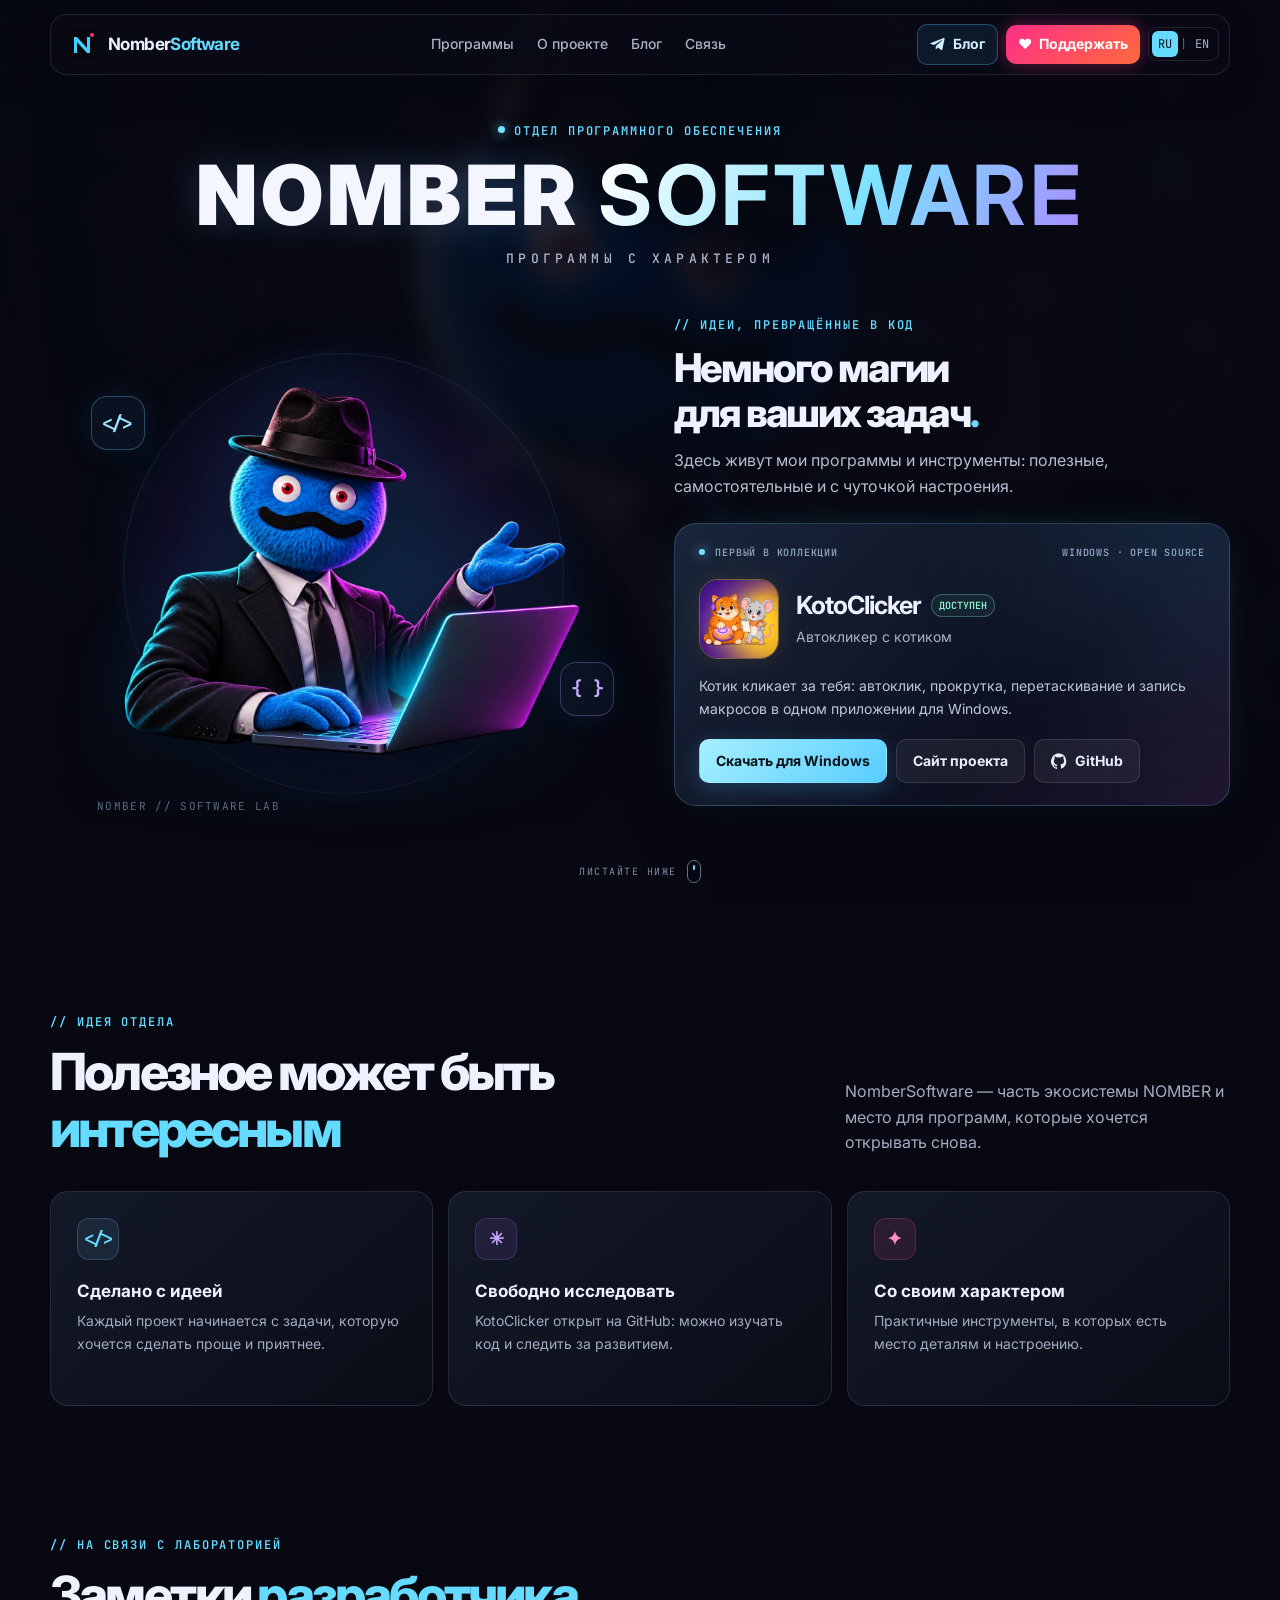
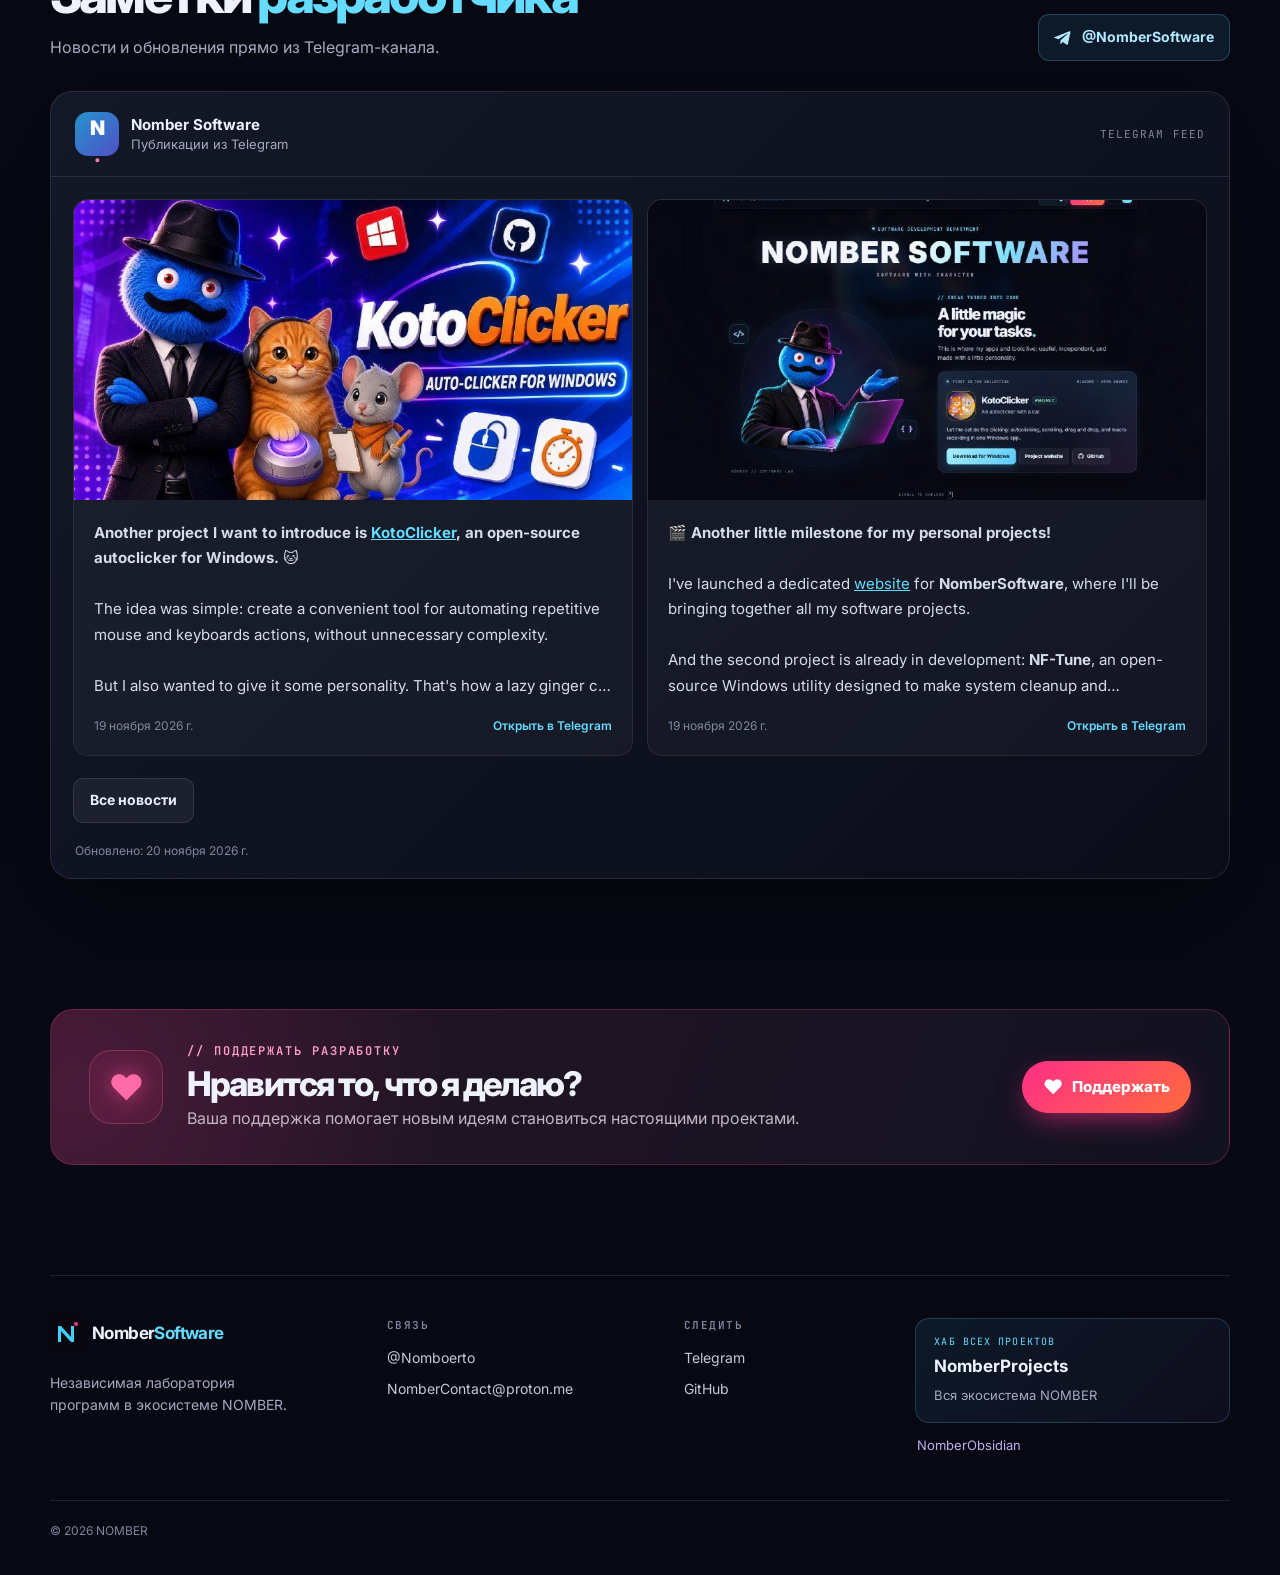
<file: index.html>
<!doctype html>
<html lang="ru">
<head>
  <meta charset="utf-8">
  <meta name="viewport" content="width=device-width, initial-scale=1">
  <title>NomberSoftware — программы с характером</title>
  <meta name="description" content="NomberSoftware — программы и инструменты NOMBER. Знакомьтесь с KotoClicker и следите за новостями разработки.">
  <meta name="theme-color" content="#070811">
  <link rel="canonical" href="https://nombersoftware.github.io/">
  <meta property="og:type" content="website">
  <meta property="og:site_name" content="NomberSoftware">
  <meta property="og:title" content="NomberSoftware — программы с характером">
  <meta property="og:description" content="Программы, инструменты и новости разработки от NOMBER.">
  <meta property="og:url" content="https://nombersoftware.github.io/">
  <meta property="og:image" content="https://nombersoftware.github.io/assets/scene.jpg">
  <meta property="og:locale" content="ru_RU">
  <meta name="twitter:card" content="summary_large_image">
  <link rel="icon" href="assets/favicon.svg" type="image/svg+xml">
  <link rel="preload" href="assets/mascot.webp" as="image">
  <link rel="preconnect" href="https://fonts.googleapis.com">
  <link rel="preconnect" href="https://fonts.gstatic.com" crossorigin>
  <link href="https://fonts.googleapis.com/css2?family=Inter:wght@400;500;600;700;800;900&family=JetBrains+Mono:wght@400;500;600;700&display=swap" rel="stylesheet">
  <link rel="stylesheet" href="assets/style.css?v=blog2">
  <script src="assets/main.js?v=blog2" defer></script>
</head>
<body>
<a class="skip" href="#software" data-i18n="skip">Перейти к программам</a>
<div class="ambient" aria-hidden="true"><div class="ambient-city"></div><div class="ambient-grid"></div></div>
<header class="nav" id="nav">
  <a class="brand" href="#top" aria-label="NomberSoftware — на главную"><img src="assets/favicon.svg" width="32" height="32" alt=""><span>Nomber<b>Software</b></span></a>
  <nav class="nav-links" aria-label="Разделы сайта">
    <a href="#software" data-i18n="nav.software">Программы</a>
    <a href="#about" data-i18n="nav.about">О проекте</a>
    <a href="blog.html" data-i18n="nav.blog">Блог</a>
    <a href="#contact" data-i18n="nav.contact">Связь</a>
  </nav>
  <div class="nav-actions">
    <a class="nav-blog" href="blog.html" aria-label="Блог NomberSoftware"><svg viewBox="0 0 24 24" aria-hidden="true"><path d="M21.9 4.3 18.6 20c-.2 1.1-.9 1.4-1.8.9l-5-3.7-2.4 2.3c-.3.3-.5.5-1 .5l.4-5.1 9.2-8.3c.4-.4-.1-.6-.6-.2L6 13.6l-4.9-1.5c-1.1-.3-1.1-1 .2-1.6L20.5 3c.9-.3 1.7.2 1.4 1.3z"/></svg><span data-i18n="nav.blog">Блог</span></a>
    <a class="nav-donate" href="https://donatre.github.io/" target="_blank" rel="noopener noreferrer">♥ <span data-i18n="donate">Поддержать</span></a>
    <div class="lang" role="group" aria-label="Язык / Language"><button type="button" data-lang="ru" aria-pressed="true">RU</button><i aria-hidden="true">|</i><button type="button" data-lang="en" aria-pressed="false">EN</button></div>
  </div>
</header>

<main id="top">
  <section class="hero wrap" aria-labelledby="hero-title">
    <div class="hero-heading">
      <p class="eyebrow"><span class="signal"></span><span data-i18n="hero.eyebrow">ОТДЕЛ ПРОГРАММНОГО ОБЕСПЕЧЕНИЯ</span></p>
      <h1 id="hero-title"><span>NOMBER</span><b>SOFTWARE</b></h1>
      <p class="hero-sub" data-i18n="hero.sub">ПРОГРАММЫ С ХАРАКТЕРОМ</p>
    </div>
    <div class="hero-stage" id="software">
      <div class="mascot-zone">
        <div class="orb orb-one" aria-hidden="true"></div><div class="orb orb-two" aria-hidden="true"></div>
        <div class="code-float code-one" aria-hidden="true">&lt;/&gt;</div><div class="code-float code-two" aria-hidden="true">{ }</div>
        <img class="mascot" src="assets/mascot.webp" alt="Персонаж NOMBER: синий пушистый разработчик в чёрной шляпе и костюме" width="1536" height="1024">
        <span class="mascot-label" aria-hidden="true">NOMBER // SOFTWARE LAB</span>
      </div>
      <div class="hero-content">
        <div class="intro">
          <p class="eyebrow" data-i18n="intro.eyebrow">// ИДЕИ, ПРЕВРАЩЁННЫЕ В КОД</p>
          <h2 data-i18n="intro.title">Немного магии<br>для ваших задач<span class="accent">.</span></h2>
          <p data-i18n="intro.text">Здесь живут мои программы и инструменты: полезные, самостоятельные и с чуточкой настроения.</p>
        </div>
        <article class="product-card">
          <div class="product-topline"><span><span class="tiny-dot"></span> <span data-i18n="product.label">ПЕРВЫЙ В КОЛЛЕКЦИИ</span></span><span>WINDOWS · OPEN SOURCE</span></div>
          <div class="product-main">
            <img class="product-icon" src="assets/kotoclicker-original.webp" alt="Котик и мышка — герои KotoClicker" width="512" height="512">
            <div class="product-title"><div class="product-title-row"><h3>KotoClicker</h3><span class="product-status" data-i18n="product.status">ДОСТУПЕН</span></div><p data-i18n="product.tag">Автокликер с котиком</p></div>
          </div>
          <p class="product-description" data-i18n="product.desc">Котик кликает за тебя: автоклик, прокрутка, перетаскивание и запись макросов в одном приложении для Windows.</p>
          <div class="product-actions">
            <a class="button button-cyan" href="https://github.com/NOMBER/KotoClicker/releases/latest" target="_blank" rel="noopener noreferrer" data-i18n="product.download">Скачать для Windows</a>
            <a class="button button-glass" href="https://kotoclick.github.io/" target="_blank" rel="noopener noreferrer" data-i18n="product.website">Сайт проекта</a>
            <a class="button button-glass" href="https://github.com/NOMBER/KotoClicker" target="_blank" rel="noopener noreferrer"><svg viewBox="0 0 24 24" aria-hidden="true"><path d="M12 .5a12 12 0 0 0-3.8 23.4c.6.1.8-.3.8-.6v-2c-3.3.7-4-1.6-4-1.6-.6-1.4-1.4-1.8-1.4-1.8-1-.7.1-.7.1-.7 1.2.1 1.8 1.2 1.8 1.2 1 1.8 2.8 1.3 3.5 1 .1-.8.4-1.3.8-1.6-2.7-.3-5.5-1.3-5.5-6 0-1.3.5-2.4 1.2-3.2-.1-.3-.5-1.5.1-3.2 0 0 1-.3 3.3 1.2a11.5 11.5 0 0 1 6 0C17.3 4.6 18.3 5 18.3 5c.7 1.7.3 2.9.1 3.2.8.8 1.2 1.9 1.2 3.2 0 4.6-2.8 5.6-5.5 5.9.4.4.8 1.1.8 2.2v3.3c0 .3.2.7.8.6A12 12 0 0 0 12 .5z"/></svg> GitHub</a>
          </div>
        </article>
      </div>
    </div>
    <a class="explore" href="#about"><span data-i18n="hero.more">ЛИСТАЙТЕ НИЖЕ</span><span class="mouse" aria-hidden="true"></span></a>
  </section>

  <section class="section wrap" id="about" aria-labelledby="about-title">
    <div class="section-heading"><div><p class="eyebrow" data-i18n="about.eyebrow">// ИДЕЯ ОТДЕЛА</p><h2 id="about-title" data-i18n="about.title">Полезное может быть<br><em>интересным</em></h2></div><p class="heading-note" data-i18n="about.note">NomberSoftware — часть экосистемы NOMBER и место для программ, которые хочется открывать снова.</p></div>
    <div class="values">
      <article class="value"><span class="value-icon">&lt;/&gt;</span><h3 data-i18n="value.one.title">Сделано с идеей</h3><p data-i18n="value.one.text">Каждый проект начинается с задачи, которую хочется сделать проще и приятнее.</p></article>
      <article class="value"><span class="value-icon">✳</span><h3 data-i18n="value.two.title">Свободно исследовать</h3><p data-i18n="value.two.text">KotoClicker открыт на GitHub: можно изучать код и следить за развитием.</p></article>
      <article class="value"><span class="value-icon">✦</span><h3 data-i18n="value.three.title">Со своим характером</h3><p data-i18n="value.three.text">Практичные инструменты, в которых есть место деталям и настроению.</p></article>
    </div>
  </section>

  <section class="section wrap blog-section" id="blog" aria-labelledby="blog-title">
    <div class="section-heading blog-heading"><div><p class="eyebrow" data-i18n="blog.eyebrow">// НА СВЯЗИ С ЛАБОРАТОРИЕЙ</p><h2 id="blog-title" data-i18n="blog.title">Заметки <em>разработчика</em></h2><p class="blog-lede" data-i18n="blog.lede">Новости и обновления прямо из Telegram-канала.</p></div><a class="telegram-link" href="https://t.me/NomberSoftware" target="_blank" rel="noopener noreferrer"><svg viewBox="0 0 24 24" aria-hidden="true"><path d="M21.9 4.3 18.6 20c-.2 1.1-.9 1.4-1.8.9l-5-3.7-2.4 2.3c-.3.3-.5.5-1 .5l.4-5.1 9.2-8.3c.4-.4-.1-.6-.6-.2L6 13.6l-4.9-1.5c-1.1-.3-1.1-1 .2-1.6L20.5 3c.9-.3 1.7.2 1.4 1.3z"/></svg><span>@NomberSoftware</span></a></div>
    <div class="feed-shell">
      <div class="feed-header"><div class="feed-ident"><span class="feed-logo">N<span>·</span></span><div><strong>Nomber Software</strong><span data-i18n="blog.source">Публикации из Telegram</span></div></div><span class="feed-source">TELEGRAM FEED</span></div>
      <div id="feed" class="feed home-feed" aria-live="polite"><p class="feed-loading" data-i18n="blog.loading">Загружаем публикации…</p></div>
      <a class="button button-glass feed-more" href="blog.html" data-i18n="blog.all">Все новости</a>
      <p class="feed-updated" id="feed-updated"></p>
    </div>
  </section>

  <section class="support wrap" aria-labelledby="support-title">
    <div class="support-art" aria-hidden="true">♥</div><div class="support-copy"><p class="eyebrow" data-i18n="support.eyebrow">// ПОДДЕРЖАТЬ РАЗРАБОТКУ</p><h2 id="support-title" data-i18n="support.title">Нравится то, что я делаю?</h2><p data-i18n="support.text">Ваша поддержка помогает новым идеям становиться настоящими проектами.</p></div><a class="donate" href="https://donatre.github.io/" target="_blank" rel="noopener noreferrer"><span aria-hidden="true">♥</span> <span data-i18n="donate">Поддержать</span></a>
  </section>
</main>

<footer class="footer wrap" id="contact">
  <div class="footer-main"><div class="footer-about"><a class="brand" href="#top"><img src="assets/favicon.svg" width="32" height="32" alt=""><span>Nomber<b>Software</b></span></a><p data-i18n="footer.about">Независимая лаборатория программ в экосистеме NOMBER.</p></div><div class="footer-col"><h2 data-i18n="footer.contact">СВЯЗЬ</h2><a href="https://t.me/Nomboerto" target="_blank" rel="noopener noreferrer">@Nomboerto</a><a href="mailto:NomberContact@proton.me">NomberContact@proton.me</a></div><div class="footer-col"><h2 data-i18n="footer.follow">СЛЕДИТЬ</h2><a href="https://t.me/NomberSoftware" target="_blank" rel="noopener noreferrer">Telegram</a><a href="https://github.com/NomberSoftware" target="_blank" rel="noopener noreferrer">GitHub</a></div><div class="ecosystem"><a class="hub-card" href="https://nomberprojects.github.io/"><span data-i18n="footer.hub">ХАБ ВСЕХ ПРОЕКТОВ</span><strong>NomberProjects</strong><small data-i18n="footer.hubtext">Вся экосистема NOMBER</small></a><a class="ecosystem-sibling" href="https://nomberobsidian.github.io/">NomberObsidian</a></div></div>
  <div class="footer-bottom"><p>© <span id="year">2026</span> NOMBER</p></div>
</footer>
</body>
</html>
</file>
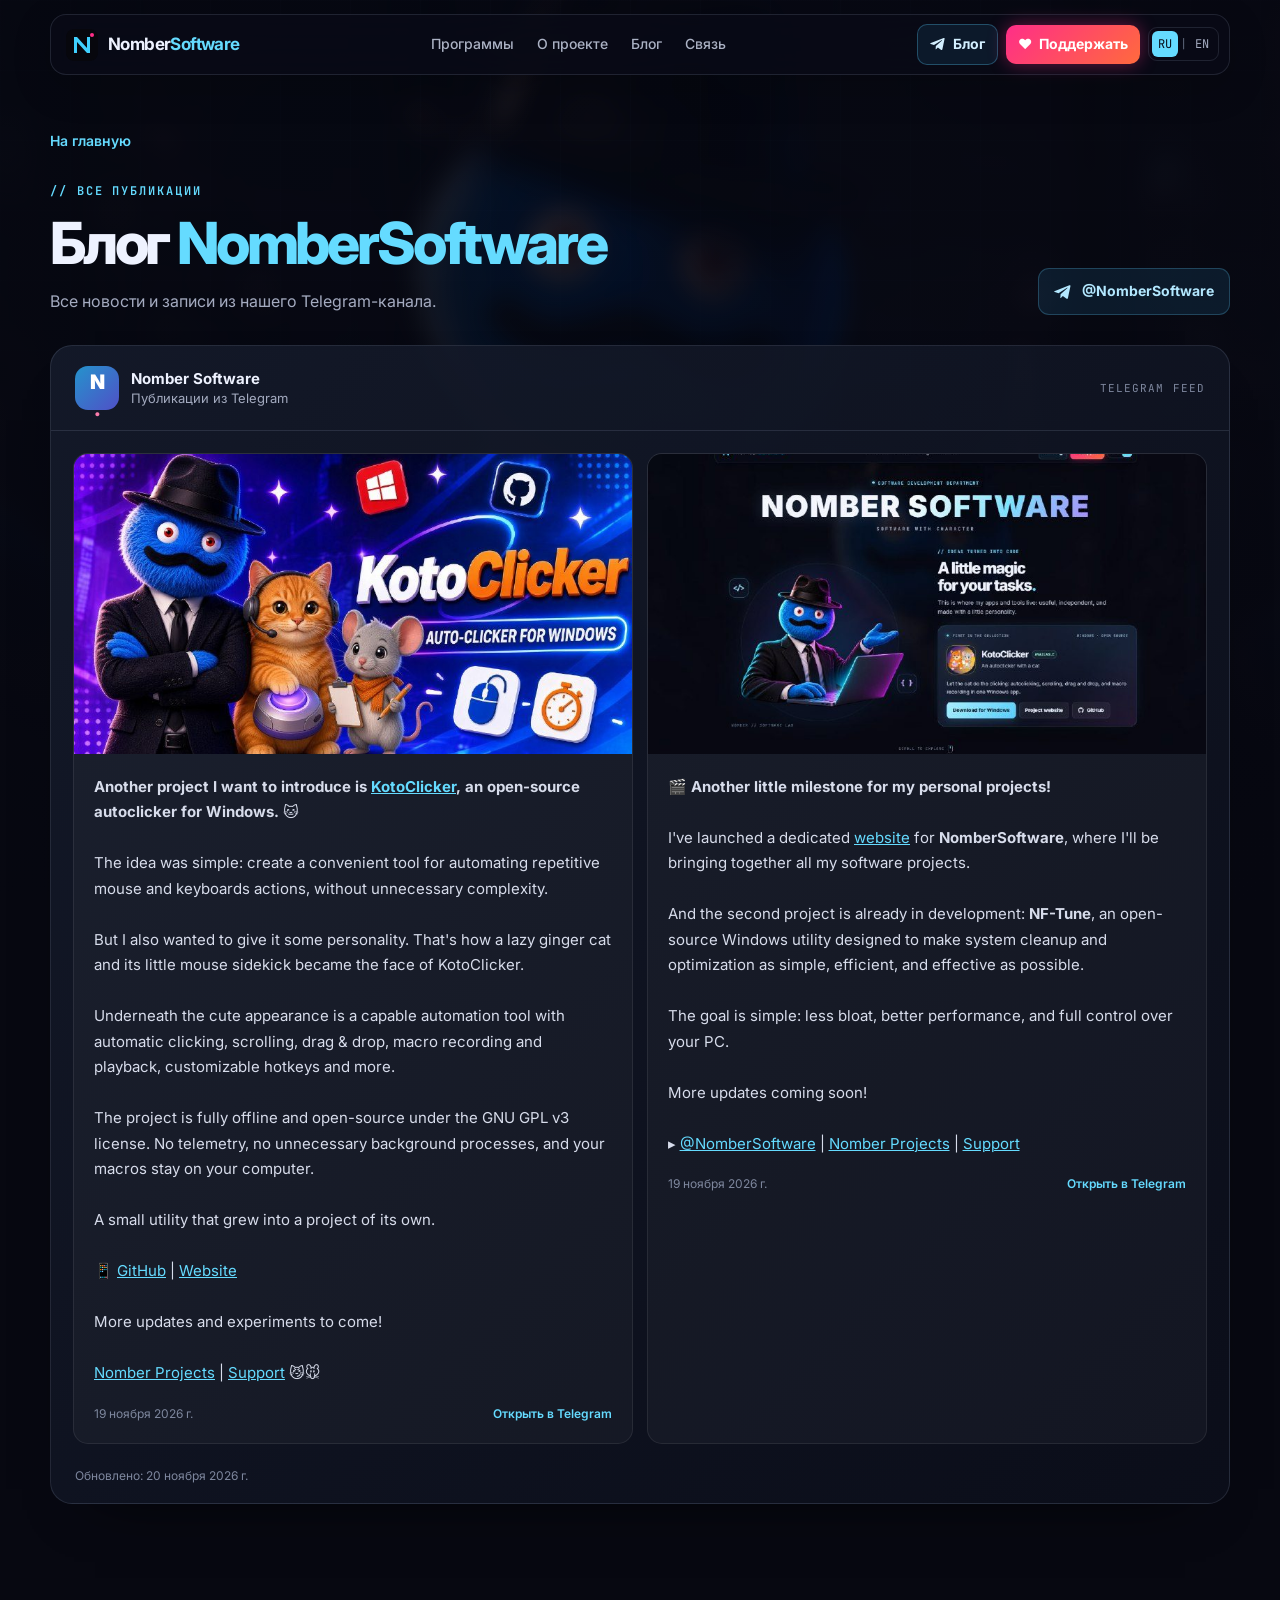
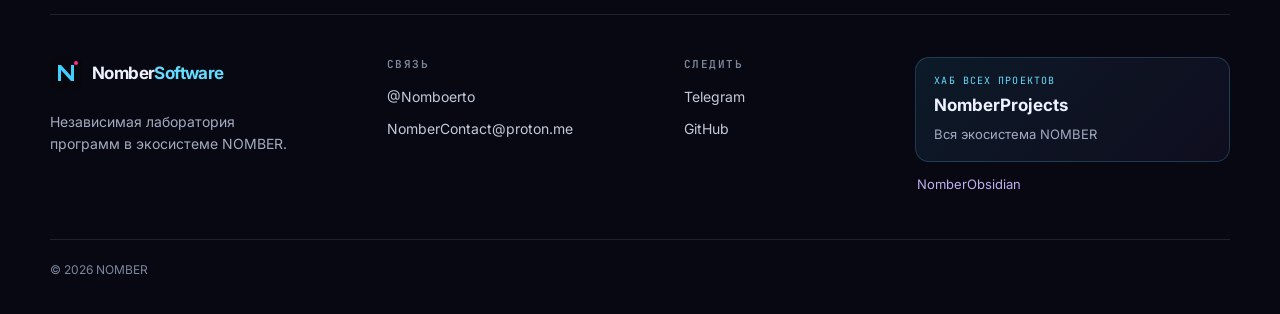
<file: blog.html>
<!doctype html>
<html lang="ru" data-page="blog">
<head>
  <meta charset="utf-8">
  <meta name="viewport" content="width=device-width, initial-scale=1">
  <title>Блог — NomberSoftware</title>
  <meta name="description" content="Новости и обновления NomberSoftware из Telegram-канала.">
  <meta name="theme-color" content="#070811">
  <link rel="canonical" href="https://nombersoftware.github.io/blog.html">
  <meta property="og:type" content="website">
  <meta property="og:title" content="Блог — NomberSoftware">
  <meta property="og:description" content="Все новости и обновления NomberSoftware из Telegram.">
  <meta property="og:url" content="https://nombersoftware.github.io/blog.html">
  <meta property="og:image" content="https://nombersoftware.github.io/assets/scene.jpg">
  <link rel="icon" href="assets/favicon.svg" type="image/svg+xml">
  <link rel="preconnect" href="https://fonts.googleapis.com">
  <link rel="preconnect" href="https://fonts.gstatic.com" crossorigin>
  <link href="https://fonts.googleapis.com/css2?family=Inter:wght@400;500;600;700;800;900&family=JetBrains+Mono:wght@400;500;600;700&display=swap" rel="stylesheet">
  <link rel="stylesheet" href="assets/style.css?v=blog2">
  <script src="assets/main.js?v=blog2" defer></script>
</head>
<body class="blog-page">
<a class="skip" href="#feed" data-i18n="blog.source">Публикации из Telegram</a>
<div class="ambient" aria-hidden="true"><div class="ambient-city"></div><div class="ambient-grid"></div></div>
<header class="nav" id="nav">
  <a class="brand" href="index.html#top" aria-label="NomberSoftware — на главную"><img src="assets/favicon.svg" width="32" height="32" alt=""><span>Nomber<b>Software</b></span></a>
  <nav class="nav-links" aria-label="Разделы сайта">
    <a href="index.html#software" data-i18n="nav.software">Программы</a>
    <a href="index.html#about" data-i18n="nav.about">О проекте</a>
    <a href="blog.html" data-i18n="nav.blog">Блог</a>
    <a href="index.html#contact" data-i18n="nav.contact">Связь</a>
  </nav>
  <div class="nav-actions">
    <a class="nav-blog" href="blog.html" aria-label="Блог NomberSoftware"><svg viewBox="0 0 24 24" aria-hidden="true"><path d="M21.9 4.3 18.6 20c-.2 1.1-.9 1.4-1.8.9l-5-3.7-2.4 2.3c-.3.3-.5.5-1 .5l.4-5.1 9.2-8.3c.4-.4-.1-.6-.6-.2L6 13.6l-4.9-1.5c-1.1-.3-1.1-1 .2-1.6L20.5 3c.9-.3 1.7.2 1.4 1.3z"/></svg><span data-i18n="nav.blog">Блог</span></a>
    <a class="nav-donate" href="https://donatre.github.io/" target="_blank" rel="noopener noreferrer">♥ <span data-i18n="donate">Поддержать</span></a>
    <div class="lang" role="group" aria-label="Язык / Language"><button type="button" data-lang="ru" aria-pressed="true">RU</button><i aria-hidden="true">|</i><button type="button" data-lang="en" aria-pressed="false">EN</button></div>
  </div>
</header>
<main id="top">
  <section class="wrap blog-archive" aria-labelledby="archive-title">
    <a class="archive-back" href="index.html" data-i18n="blog.back">На главную</a>
    <div class="section-heading blog-heading"><div><p class="eyebrow" data-i18n="blog.archive.eyebrow">// ВСЕ ПУБЛИКАЦИИ</p><h1 id="archive-title" data-i18n="blog.archive.title">Блог <em>NomberSoftware</em></h1><p class="blog-lede" data-i18n="blog.archive.lede">Все новости и записи из нашего Telegram-канала.</p></div><a class="telegram-link" href="https://t.me/NomberSoftware" target="_blank" rel="noopener noreferrer"><svg viewBox="0 0 24 24" aria-hidden="true"><path d="M21.9 4.3 18.6 20c-.2 1.1-.9 1.4-1.8.9l-5-3.7-2.4 2.3c-.3.3-.5.5-1 .5l.4-5.1 9.2-8.3c.4-.4-.1-.6-.6-.2L6 13.6l-4.9-1.5c-1.1-.3-1.1-1 .2-1.6L20.5 3c.9-.3 1.7.2 1.4 1.3z"/></svg><span>@NomberSoftware</span></a></div>
    <div class="feed-shell">
      <div class="feed-header"><div class="feed-ident"><span class="feed-logo">N<span>·</span></span><div><strong>Nomber Software</strong><span data-i18n="blog.source">Публикации из Telegram</span></div></div><span class="feed-source">TELEGRAM FEED</span></div>
      <div id="feed" class="feed" aria-live="polite"><p class="feed-loading" data-i18n="blog.loading">Загружаем публикации…</p></div>
      <button id="feed-more" class="button button-glass feed-more" type="button" hidden data-i18n="blog.more">Показать ещё</button>
      <p class="feed-updated" id="feed-updated"></p>
    </div>
  </section>
</main>
<footer class="footer wrap" id="contact">
  <div class="footer-main"><div class="footer-about"><a class="brand" href="index.html#top"><img src="assets/favicon.svg" width="32" height="32" alt=""><span>Nomber<b>Software</b></span></a><p data-i18n="footer.about">Независимая лаборатория программ в экосистеме NOMBER.</p></div><div class="footer-col"><h2 data-i18n="footer.contact">СВЯЗЬ</h2><a href="https://t.me/Nomboerto" target="_blank" rel="noopener noreferrer">@Nomboerto</a><a href="mailto:NomberContact@proton.me">NomberContact@proton.me</a></div><div class="footer-col"><h2 data-i18n="footer.follow">СЛЕДИТЬ</h2><a href="https://t.me/NomberSoftware" target="_blank" rel="noopener noreferrer">Telegram</a><a href="https://github.com/NomberSoftware" target="_blank" rel="noopener noreferrer">GitHub</a></div><div class="ecosystem"><a class="hub-card" href="https://nomberprojects.github.io/"><span data-i18n="footer.hub">ХАБ ВСЕХ ПРОЕКТОВ</span><strong>NomberProjects</strong><small data-i18n="footer.hubtext">Вся экосистема NOMBER</small></a><a class="ecosystem-sibling" href="https://nomberobsidian.github.io/">NomberObsidian</a></div></div>
  <div class="footer-bottom"><p>© <span id="year">2026</span> NOMBER</p></div>
</footer>
</body>
</html>
</file>
<file: assets/style.css>
:root{--bg:#070811;--ink:#eef2ff;--muted:#a4abc0;--dim:#7e879e;--cyan:#65dbff;--purple:#a68bff;--pink:#ff3d91;--border:rgba(205,220,255,.12);--glass:rgba(15,19,34,.78);--mono:'JetBrains Mono',ui-monospace,monospace;--sans:'Inter',system-ui,-apple-system,sans-serif}
*{box-sizing:border-box}
html{scroll-behavior:smooth;scroll-padding-top:100px}
body{margin:0;background:var(--bg);color:var(--ink);font:400 16px/1.6 var(--sans);overflow-x:hidden;-webkit-font-smoothing:antialiased}
img{display:block;max-width:100%}a{color:inherit}button{font:inherit}svg{display:block;width:18px;height:18px;fill:currentColor}::selection{background:#63d7ff;color:#07101b}:focus-visible{outline:2px solid var(--cyan);outline-offset:4px;border-radius:5px}.skip{position:fixed;top:10px;left:-9999px;z-index:100;background:var(--cyan);color:#07101b;padding:9px 14px;border-radius:8px}.skip:focus{left:10px}
.wrap{width:min(1180px,calc(100% - 48px));margin-inline:auto}.ambient{position:fixed;inset:0;z-index:-2;overflow:hidden;background:#070811}.ambient-city{position:absolute;inset:-40px;background:linear-gradient(90deg,rgba(4,7,16,.86),rgba(6,8,18,.76)),url('scene.jpg') center/cover;filter:blur(11px) saturate(1.2);transform:scale(1.08);opacity:.68}.ambient:after{content:"";position:absolute;inset:0;background:radial-gradient(ellipse at 48% 17%,transparent,rgba(7,8,17,.58) 55%,#070811 100%),linear-gradient(transparent 40%,#070811 100%)}.ambient-grid{position:absolute;inset:0;opacity:.12;background-image:linear-gradient(rgba(139,190,255,.12) 1px,transparent 1px),linear-gradient(90deg,rgba(139,190,255,.12) 1px,transparent 1px);background-size:70px 70px;mask-image:linear-gradient(#000,transparent 75%)}
.nav{position:fixed;z-index:50;left:50%;top:14px;transform:translateX(-50%);width:min(1180px,calc(100% - 28px));min-height:61px;padding:8px 10px 8px 15px;display:flex;align-items:center;gap:20px;border:1px solid var(--border);border-radius:16px;background:rgba(9,11,22,.78);backdrop-filter:blur(20px) saturate(1.4);box-shadow:0 12px 38px rgba(0,0,0,.18);transition:background .2s}.nav.scrolled{background:rgba(8,10,19,.94)}.brand{display:inline-flex;align-items:center;gap:10px;text-decoration:none;white-space:nowrap;font-weight:700;letter-spacing:-.035em;font-size:17px}.brand img{border-radius:8px}.brand b{color:var(--cyan)}.nav-links{display:flex;gap:3px;margin:auto}.nav-links a{color:#abb2c4;text-decoration:none;font-size:14px;font-weight:500;padding:8px 10px;border-radius:8px;transition:color .2s,background .2s}.nav-links a:hover{background:rgba(255,255,255,.06);color:#fff}.nav-actions{display:flex;align-items:center;gap:8px}.nav-blog,.nav-donate{display:inline-flex;align-items:center;gap:7px;border-radius:10px;padding:8px 12px;text-decoration:none;font-size:14px;font-weight:700;white-space:nowrap}.nav-blog{color:#d3efff;background:rgba(49,166,221,.1);border:1px solid rgba(91,201,252,.3)}.nav-blog:hover{background:rgba(49,166,221,.25)}.nav-blog svg{width:16px;height:16px}.nav-donate{background:linear-gradient(135deg,#ff2e88,#ff6a3d);box-shadow:0 0 18px rgba(255,46,136,.4);color:#fff}.nav-donate:hover,.donate:hover{filter:brightness(1.1);transform:translateY(-2px)}.lang{display:flex;align-items:center;gap:2px;padding:3px;border:1px solid var(--border);border-radius:9px;font:12px var(--mono)}.lang button{border:0;background:transparent;color:var(--muted);padding:5px 6px;border-radius:6px;cursor:pointer;font:inherit}.lang i{font-style:normal;color:#596174}.lang button[aria-pressed=true]{background:var(--cyan);color:#07101b}
.hero{padding-top:122px;position:relative}.hero-heading{text-align:center;position:relative;z-index:2}.eyebrow{font:600 12px/1.5 var(--mono);letter-spacing:.16em;color:var(--cyan);text-transform:uppercase;margin:0}.signal,.tiny-dot{display:inline-block;width:7px;height:7px;border-radius:50%;background:#75e5ff;box-shadow:0 0 12px #66dbff;vertical-align:2px;margin-right:9px}.hero-heading h1{display:flex;justify-content:center;align-items:center;gap:.22em;margin:14px 0 2px;font-size:clamp(40px,6.5vw,83px);line-height:1;letter-spacing:.045em;font-weight:900}.hero-heading h1 span{color:#f4f6ff;text-shadow:0 0 40px rgba(147,190,255,.22)}.hero-heading h1 b{background:linear-gradient(120deg,#fff 2%,#7de1ff 55%,#a78bff 100%);background-clip:text;-webkit-background-clip:text;color:transparent}.hero-sub{margin:13px 0 0;font:500 13px/1.4 var(--mono);letter-spacing:.32em;color:#acb8d0}.hero-stage{display:grid;grid-template-columns:minmax(0,1.02fr) minmax(0,.98fr);gap:28px;align-items:center;min-height:535px;margin-top:20px}.mascot-zone{position:relative;isolation:isolate;min-width:0;align-self:stretch;display:grid;place-items:center;overflow:visible}.mascot{position:relative;z-index:2;width:min(100%,570px);max-height:570px;object-fit:contain;filter:drop-shadow(0 25px 35px rgba(0,0,0,.65)) drop-shadow(0 0 28px rgba(50,145,255,.17));mask-image:linear-gradient(#000 89%,transparent 100%)}.orb{position:absolute;z-index:-1;border-radius:50%;pointer-events:none}.orb-one{width:80%;aspect-ratio:1;background:radial-gradient(circle,rgba(45,140,233,.29),rgba(104,67,214,.11) 50%,transparent 72%);filter:blur(9px);animation:breathe 7s ease-in-out infinite}.orb-two{width:75%;aspect-ratio:1;border:1px solid rgba(89,200,255,.13);box-shadow:inset 0 0 70px rgba(89,200,255,.05),0 0 70px rgba(89,200,255,.04)}.code-float{position:absolute;z-index:3;display:grid;place-items:center;width:54px;height:54px;background:rgba(14,23,42,.7);backdrop-filter:blur(12px);border:1px solid rgba(108,216,255,.3);border-radius:16px;color:#9de8ff;box-shadow:0 0 30px rgba(51,180,255,.1);font:700 19px var(--mono);animation:float 7s ease-in-out infinite}.code-one{top:19%;left:7%}.code-two{bottom:25%;right:4%;color:#c5a9ff;border-color:rgba(179,139,255,.3);animation-delay:-3s}.mascot-label{position:absolute;z-index:3;bottom:8%;left:8%;font:11px var(--mono);letter-spacing:.12em;color:rgba(170,204,237,.5)}
.hero-content{position:relative;z-index:3;padding:0 0 24px 8px}.intro h2{font-size:clamp(30px,3.1vw,43px);letter-spacing:-.055em;line-height:1.13;margin:12px 0 12px;font-weight:800}.accent{color:var(--cyan)}.intro>p:not(.eyebrow){max-width:500px;color:#b5bdcf;margin:0 0 24px}.product-card{position:relative;overflow:hidden;padding:22px 24px;border:1px solid rgba(117,212,255,.23);border-radius:22px;background:linear-gradient(135deg,rgba(27,41,64,.9),rgba(14,17,33,.91) 65%,rgba(37,25,51,.86));box-shadow:0 28px 70px -35px #000,0 0 45px -28px rgba(79,208,255,.55);backdrop-filter:blur(18px)}.product-card:before{content:"";position:absolute;width:220px;height:220px;right:-90px;top:-110px;background:#56baff;filter:blur(100px);opacity:.21}.product-topline{display:flex;justify-content:space-between;gap:10px;color:#8ea3bb;font:600 10px/1.4 var(--mono);letter-spacing:.08em}.tiny-dot{width:6px;height:6px;margin-right:4px;vertical-align:1px}.product-main{display:flex;align-items:center;gap:17px;margin:19px 0 15px}.product-icon{display:block;flex:none;width:80px;height:80px;object-fit:cover;border-radius:19px;border:1px solid rgba(255,202,93,.4);box-shadow:0 0 26px rgba(255,168,46,.12)}.product-title{min-width:0;flex:1}.product-title-row{display:flex;align-items:center;gap:10px;flex-wrap:wrap}.product-title h3{font-size:25px;line-height:1.15;letter-spacing:-.04em;margin:0}.product-title p{color:#aab3c8;font-size:14px;margin:6px 0 0}.product-status{font:600 10px var(--mono);color:#94f1ce;border:1px solid rgba(134,234,196,.3);background:rgba(88,202,155,.08);padding:4px 7px;border-radius:20px}.product-description{font-size:14px;color:#c1c8d8;margin:0 0 18px;line-height:1.65}.product-actions{display:flex;gap:9px;flex-wrap:wrap}.button{border:1px solid transparent;display:inline-flex;justify-content:center;align-items:center;gap:8px;padding:10px 16px;border-radius:10px;font-size:14px;font-weight:700;text-decoration:none;cursor:pointer;transition:transform .2s,box-shadow .2s,background .2s}.button:hover{transform:translateY(-2px)}.button-cyan{color:#07111a;background:linear-gradient(135deg,#a6efff,#58cdff);box-shadow:0 6px 22px rgba(78,195,255,.23)}.button-glass{color:#e8eefa;background:rgba(255,255,255,.055);border-color:rgba(255,255,255,.11)}.button-glass:hover{background:rgba(255,255,255,.11)}.button svg{width:16px;height:16px}.explore{display:flex;align-items:center;justify-content:center;gap:10px;width:max-content;margin:2px auto 0;color:#7f8a9f;text-decoration:none;font:10px var(--mono);letter-spacing:.15em}.mouse{height:23px;width:14px;border:1px solid #64718c;border-radius:9px;position:relative}.mouse:after{content:"";position:absolute;top:4px;left:5px;width:2px;height:5px;background:var(--cyan);border-radius:5px;animation:scroll 1.7s infinite}
.section{padding-top:130px}.section-heading{display:flex;align-items:end;justify-content:space-between;gap:40px;margin-bottom:35px}.section-heading h2,.support h2{margin:12px 0 0;font-size:clamp(32px,4vw,52px);line-height:1.1;letter-spacing:-.055em;font-weight:800}.section-heading h2 em{font-style:normal;color:var(--cyan)}.heading-note{max-width:385px;color:var(--muted);margin:0}.values{display:grid;grid-template-columns:repeat(3,1fr);gap:15px}.value{min-height:215px;padding:26px;border:1px solid var(--border);border-radius:18px;background:linear-gradient(140deg,rgba(25,30,47,.75),rgba(12,15,27,.72));transition:transform .25s,border-color .25s}.value:hover{transform:translateY(-4px);border-color:rgba(109,216,255,.3)}.value-icon{display:grid;place-items:center;width:42px;height:42px;border-radius:12px;border:1px solid rgba(112,216,255,.2);background:rgba(98,201,255,.1);font:700 18px var(--mono);color:var(--cyan)}.value:nth-child(2) .value-icon{color:#c7a6ff;background:rgba(164,121,255,.1);border-color:rgba(164,121,255,.2)}.value:nth-child(3) .value-icon{color:#ff91c1;background:rgba(255,89,162,.1);border-color:rgba(255,89,162,.2)}.value h3{font-size:17px;line-height:1.3;margin:20px 0 7px}.value p{font-size:14px;line-height:1.65;color:var(--muted);margin:0}
.blog-heading{margin-bottom:30px}.blog-lede{color:var(--muted);margin:13px 0 0}.telegram-link{display:inline-flex;align-items:center;gap:10px;padding:11px 15px;border-radius:11px;color:#b3e8ff;background:rgba(46,157,211,.13);border:1px solid rgba(94,194,238,.25);text-decoration:none;font-size:14px;font-weight:700;white-space:nowrap}.telegram-link:hover{background:rgba(46,157,211,.25)}.feed-shell{overflow:hidden;border:1px solid var(--border);border-radius:22px;background:linear-gradient(135deg,rgba(21,27,43,.9),rgba(12,15,27,.9));box-shadow:0 30px 60px -45px #000}.feed-header{display:flex;justify-content:space-between;align-items:center;padding:20px 24px;border-bottom:1px solid var(--border)}.feed-ident{display:flex;gap:12px;align-items:center}.feed-ident>div{display:flex;flex-direction:column;line-height:1.4}.feed-ident strong{font-size:15px}.feed-ident div>span{font-size:13px;color:var(--muted)}.feed-logo{width:44px;height:44px;display:grid;place-items:center;border-radius:13px;background:linear-gradient(135deg,#2493cc,#5050c7);color:white;font-size:20px;font-weight:900}.feed-logo span{display:inline;color:#fb7cac}.feed-source{font:11px var(--mono);letter-spacing:.1em;color:var(--dim)}.feed{padding:22px;display:grid;grid-template-columns:repeat(2,minmax(0,1fr));gap:14px}.feed-empty,.feed-loading,.feed-error{grid-column:1/-1;padding:35px 20px;text-align:center;color:var(--muted)}.feed-empty strong{display:block;color:#ebeff9;font-size:20px;line-height:1.3;margin:12px 0 8px}.feed-empty p{margin:0 auto;max-width:460px}.feed-empty-icon{margin:auto;display:grid;place-items:center;width:48px;height:48px;border-radius:15px;background:rgba(65,179,230,.14);color:#80d8ff}.feed-empty-icon svg{width:24px;height:24px}.feed-empty a{display:inline-block;margin-top:18px;color:#9ee4ff;text-underline-offset:4px}.feed-error button{margin-left:8px;background:none;border:0;color:var(--cyan);text-decoration:underline;cursor:pointer}.post{min-width:0;overflow:hidden;border:1px solid rgba(255,255,255,.08);border-radius:15px;background:rgba(255,255,255,.035)}.post-media{display:block;max-height:300px;overflow:hidden;background:#0d1424}.post-media img{width:100%;max-height:300px;object-fit:cover}.post-body{padding:20px}.post-text{white-space:normal;overflow-wrap:anywhere;color:#d7dceb;font-size:15px;line-height:1.7}.post-text a{color:var(--cyan)}.post-text pre{max-width:100%;overflow:auto}.post-meta{display:flex;align-items:center;justify-content:space-between;gap:12px;margin-top:18px;color:var(--dim);font-size:12px}.post-meta a{color:var(--cyan);text-decoration:none;font-weight:600}.post-meta a:hover{text-decoration:underline}.post-document{font-size:14px;color:var(--muted);margin-top:12px}.feed-more{margin:0 22px 18px}.feed-updated{margin:0;padding:0 24px 18px;color:var(--dim);font-size:12px}.feed-updated:empty{display:none}
.support{position:relative;display:flex;align-items:center;gap:24px;margin-top:130px;padding:32px 38px;border:1px solid rgba(255,80,151,.24);border-radius:23px;background:radial-gradient(circle at 2% 50%,rgba(254,59,150,.17),transparent 32%),linear-gradient(110deg,rgba(46,24,45,.8),rgba(20,20,35,.9));overflow:hidden}.support-art{display:grid;place-items:center;flex:none;width:74px;height:74px;border:1px solid rgba(255,113,167,.28);border-radius:22px;color:#ff6aa9;background:rgba(255,59,140,.1);font-size:35px;text-shadow:0 0 22px rgba(255,76,145,.7)}.support-copy{flex:1}.support .eyebrow{color:#ff9ec4}.support h2{font-size:clamp(24px,3vw,34px);margin:5px 0 4px}.support p:not(.eyebrow){margin:0;color:#c2b5c6}.donate{display:inline-flex;align-items:center;justify-content:center;gap:9px;flex:none;text-decoration:none;font-weight:800;font-size:15px;padding:14px 21px;border-radius:999px;color:#fff;background:linear-gradient(135deg,#ff2e88,#ff6a3d);box-shadow:0 10px 30px -8px rgba(255,46,136,.7);transition:transform .2s,filter .2s}.donate>span:first-child{font-size:20px;line-height:1}
.footer{margin-top:110px;padding-bottom:35px}.footer-main{display:grid;grid-template-columns:1.15fr 1fr .75fr 1.2fr;gap:35px;border-top:1px solid var(--border);padding:42px 0}.footer-about p{max-width:240px;color:var(--muted);font-size:14px}.footer-col{display:flex;flex-direction:column;gap:9px}.footer-col h2{margin:0 0 6px;font:600 11px var(--mono);letter-spacing:.14em;color:var(--dim)}.footer-col a{width:max-content;max-width:100%;overflow-wrap:anywhere;text-decoration:none;color:#c3cada;font-size:14px}.footer-col a:hover{color:var(--cyan)}.hub-card{align-self:start;display:flex;flex-direction:column;gap:5px;padding:16px 18px;border:1px solid rgba(98,205,255,.21);border-radius:14px;background:linear-gradient(135deg,rgba(47,125,164,.16),rgba(83,61,151,.1));text-decoration:none}.hub-card span{font:10px var(--mono);letter-spacing:.11em;color:var(--cyan)}.hub-card strong{font-size:17px}.hub-card small{font-size:13px;color:var(--muted)}.hub-card:hover{border-color:var(--cyan)}.ecosystem-sibling{display:inline-flex;gap:8px;margin:12px 2px 0;color:#bcb0ed;font-size:13px;text-decoration:none}.ecosystem-sibling:hover{color:#e4daff}.ecosystem-sibling span{color:#a78bff}.footer-bottom{display:flex;justify-content:space-between;gap:16px;padding-top:20px;border-top:1px solid var(--border);color:var(--dim);font-size:12px}.footer-bottom p{margin:0}.footer-bottom a{color:#a8c8d9;text-underline-offset:3px}
@keyframes breathe{50%{transform:scale(1.08);opacity:.75}}@keyframes float{50%{transform:translateY(-9px)}}@keyframes scroll{70%{transform:translateY(6px);opacity:0}}
@media(max-width:1000px){.nav-links{gap:0}.nav-links a{padding-inline:6px;font-size:13px}.nav{gap:10px}.nav-blog span{display:none}.hero-stage{gap:10px}.product-card{padding:19px}.product-topline{font-size:9px}}
@media(max-width:760px){.wrap{width:min(100% - 32px,560px)}.nav{top:8px;width:calc(100% - 16px);min-height:55px;padding:7px 8px 7px 11px}.nav-links{display:none}.brand{font-size:15px}.nav-actions{margin-left:auto;gap:6px}.nav-donate{padding:8px 10px}.nav-donate span{display:none}.nav-blog{padding:8px}.nav-blog span{display:none}.lang{font-size:11px}.lang button{padding:5px}.hero{padding-top:107px}.hero-heading h1{flex-wrap:wrap;gap:.05em .22em;font-size:clamp(33px,8.3vw,56px)}.hero-sub{font-size:11px;letter-spacing:.2em}.hero-stage{grid-template-columns:1fr;gap:0;margin-top:8px}.mascot-zone{height:370px}.mascot{height:100%;width:100%;object-fit:contain}.orb-one,.orb-two{width:75%;max-width:350px}.code-one{left:5%;top:14%}.code-two{right:5%;bottom:24%}.mascot-label{left:6%;bottom:7%}.hero-content{padding:0}.intro h2{font-size:34px}.product-card{margin-top:0}.explore{margin-top:32px}.section{padding-top:100px}.section-heading{display:block;margin-bottom:25px}.heading-note{margin-top:16px}.values{grid-template-columns:1fr}.value{min-height:0}.blog-heading .telegram-link{margin-top:20px}.feed{grid-template-columns:1fr;padding:14px}.feed-header{padding:17px}.feed-more{margin-left:14px}.support{margin-top:95px;align-items:flex-start;flex-wrap:wrap;padding:26px}.support-art{width:55px;height:55px;border-radius:16px;font-size:27px}.support-copy{min-width:calc(100% - 85px)}.support .donate{margin-left:79px}.footer{margin-top:80px}.footer-main{grid-template-columns:1fr 1fr;gap:30px}.footer-about{grid-column:1/-1}.ecosystem{grid-column:1/-1}.footer-bottom{display:block}.footer-bottom p+p{margin-top:8px}}
@media(max-width:400px){.brand span{font-size:14px}.nav-donate{padding-inline:8px}.lang{padding:2px}.lang button{padding:4px}.hero-heading h1{font-size:32px}.mascot-zone{height:325px}.product-main{gap:12px}.product-icon{width:67px;height:67px}.product-title h3{font-size:22px}.product-topline{font-size:9px}.support{gap:15px}.support-art{width:45px;height:45px}.support-copy{min-width:calc(100% - 60px)}.support .donate{margin-left:60px}}
@media(prefers-reduced-motion:reduce){html{scroll-behavior:auto}*,*::before,*::after{animation:none!important;transition:none!important}}
[hidden]{display:none!important}.post-gallery{display:grid}.post-gallery.multiple{grid-template-columns:repeat(2,minmax(0,1fr));gap:2px}.post-gallery.multiple .post-media img{height:200px}.post-media{position:relative}.post-play{position:absolute;left:50%;top:50%;transform:translate(-50%,-50%);display:grid;place-items:center;width:45px;height:45px;border-radius:50%;background:rgba(0,0,0,.65);color:white;font-size:17px}

/* News overview and full Telegram archive */
.home-feed .post-text{display:-webkit-box;-webkit-line-clamp:7;-webkit-box-orient:vertical;overflow:hidden}
.blog-archive{padding-top:128px;min-height:55vh}.archive-back{display:inline-flex;margin-bottom:30px;color:var(--cyan);font-size:14px;font-weight:600;text-decoration:none}.archive-back:hover{text-decoration:underline}.blog-archive h1{margin:12px 0 0;font-size:clamp(36px,5vw,58px);line-height:1.1;letter-spacing:-.055em;font-weight:800}.blog-archive h1 em{font-style:normal;color:var(--cyan)}
@media(max-width:760px){.blog-archive{padding-top:105px}.blog-archive .telegram-link{margin-top:20px}}
</file>
